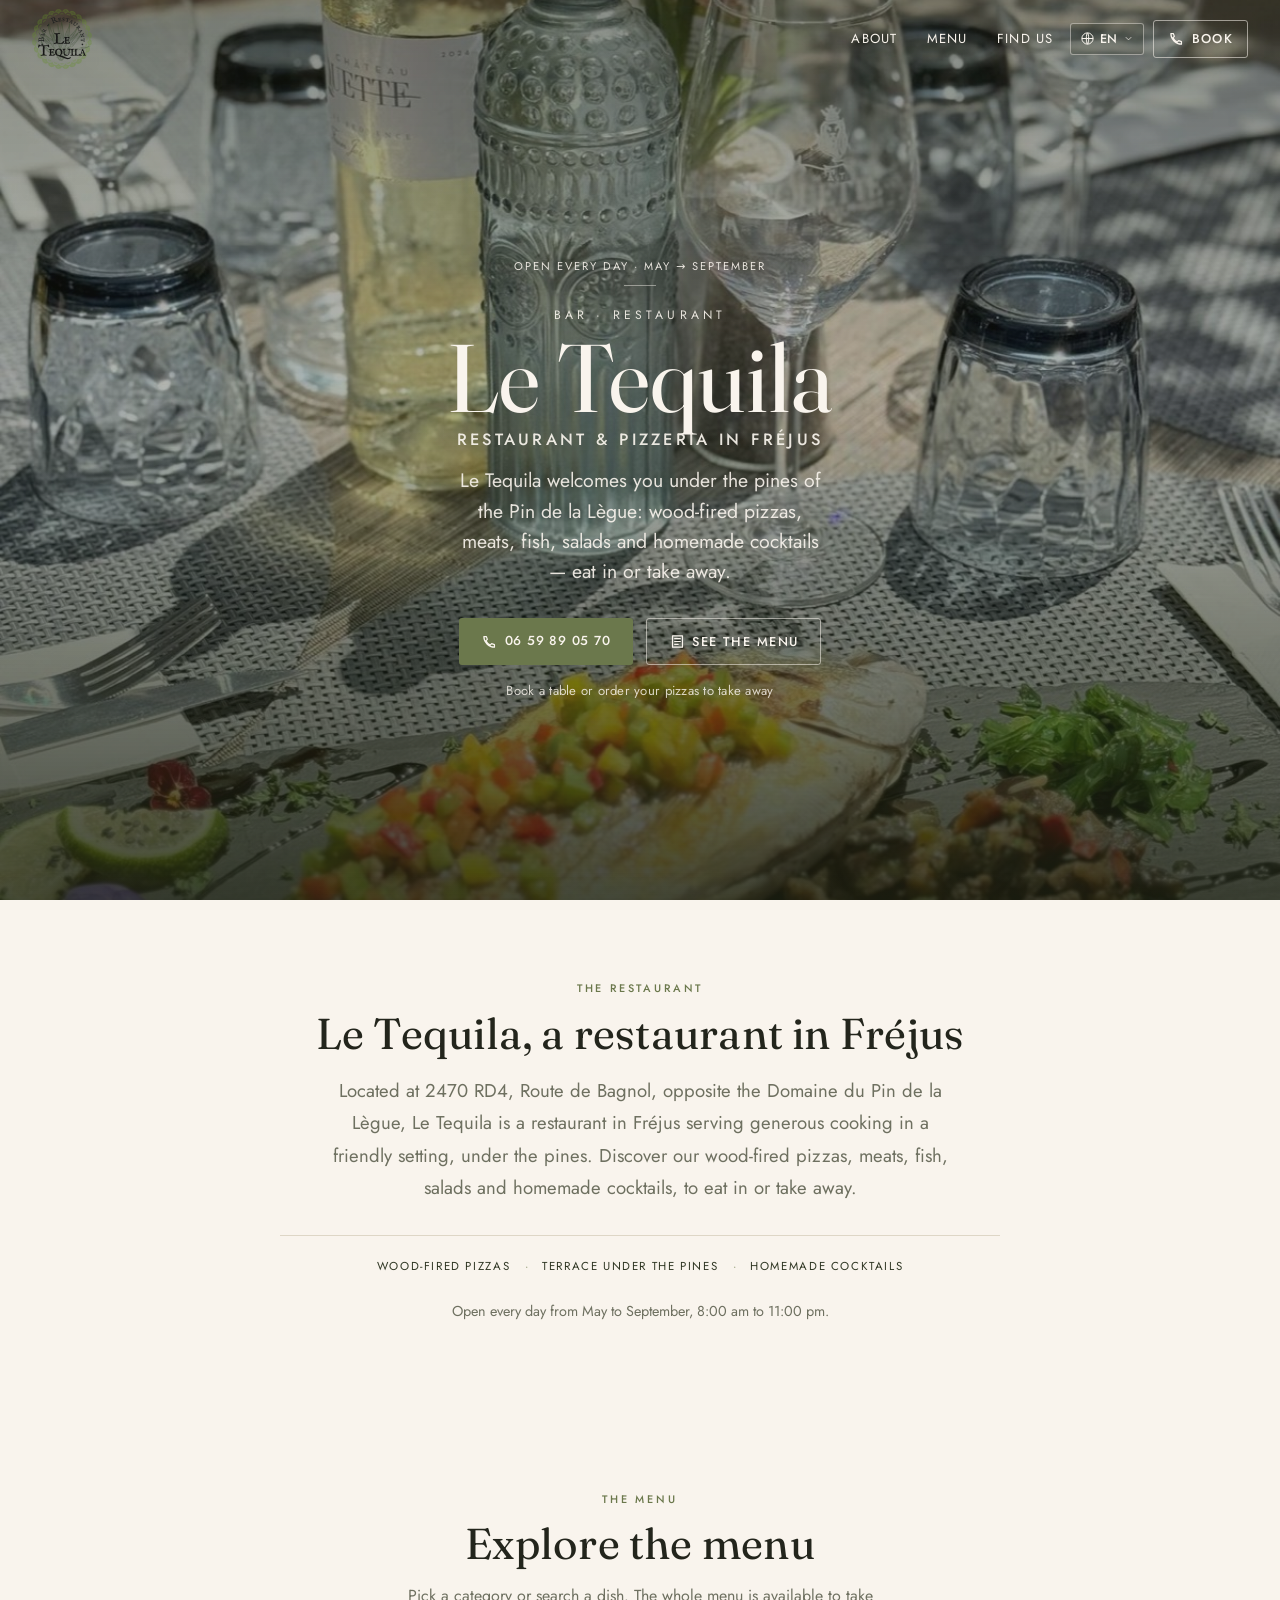
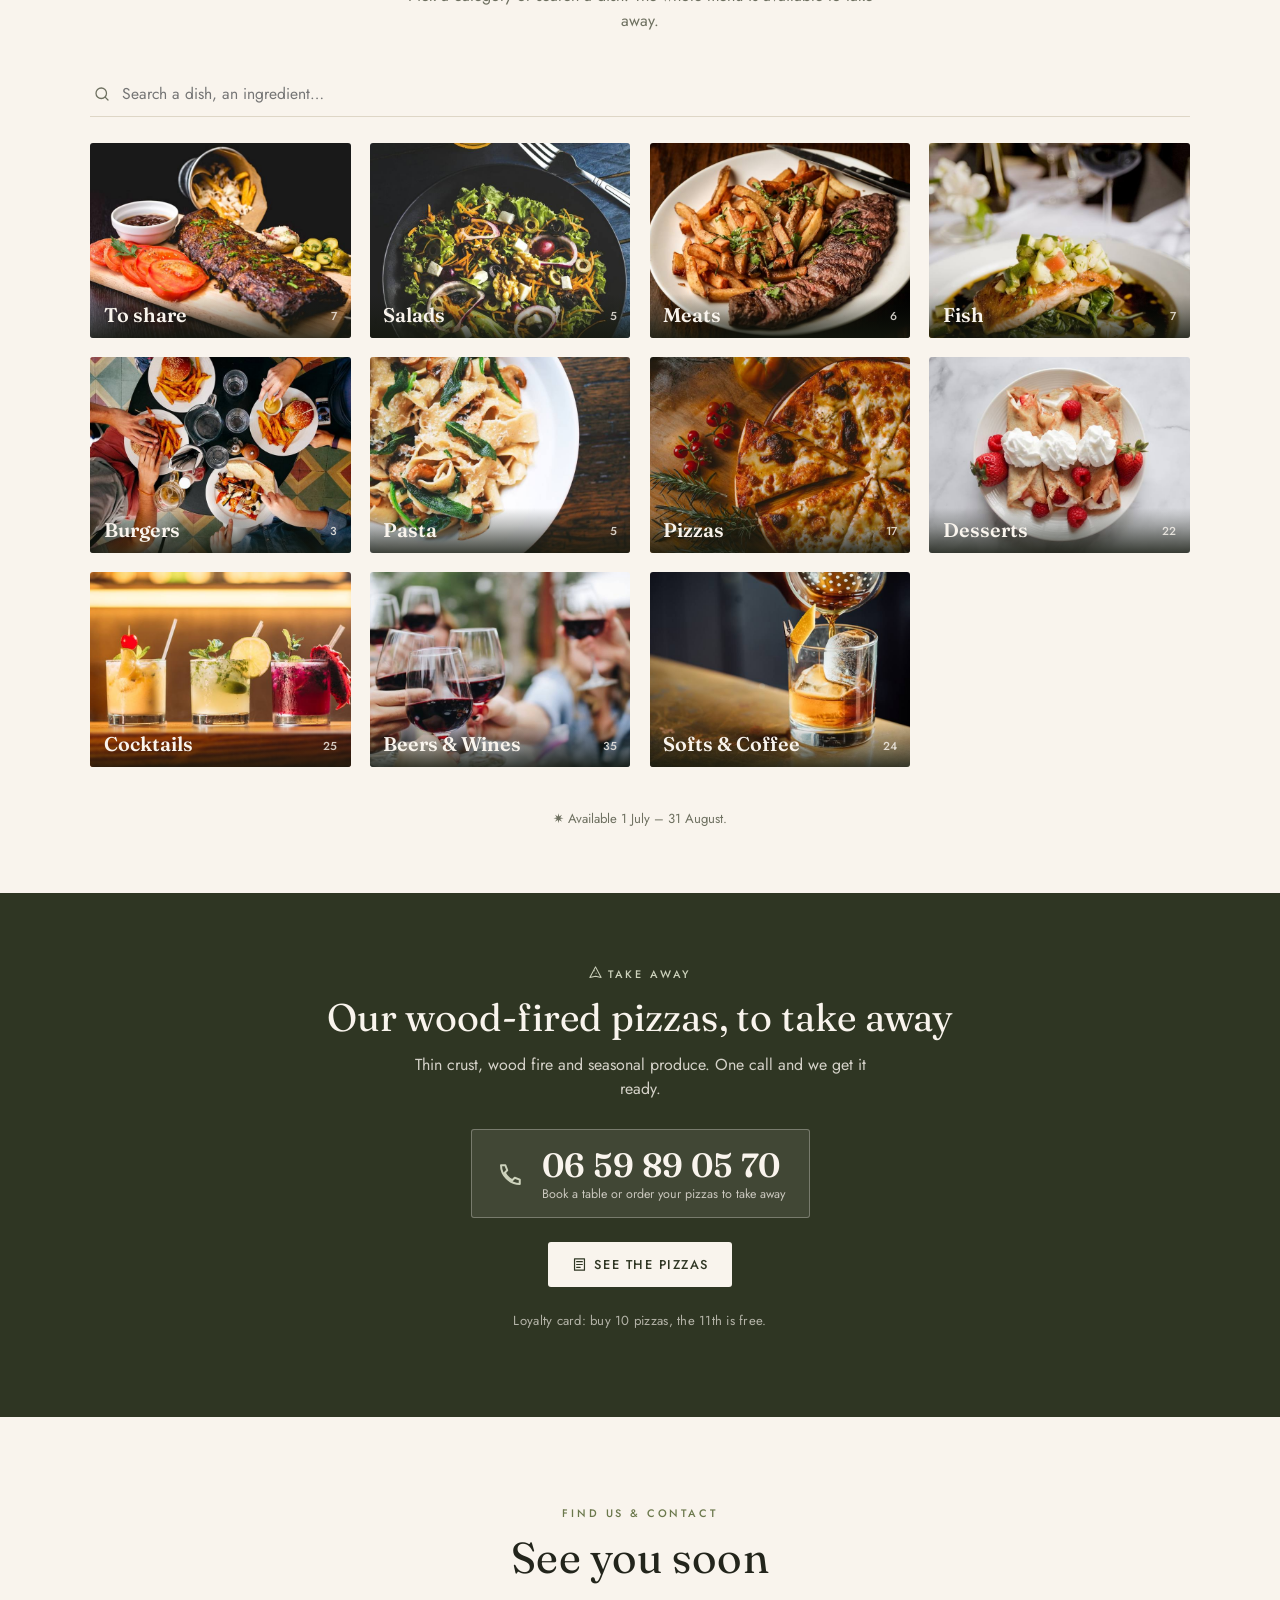
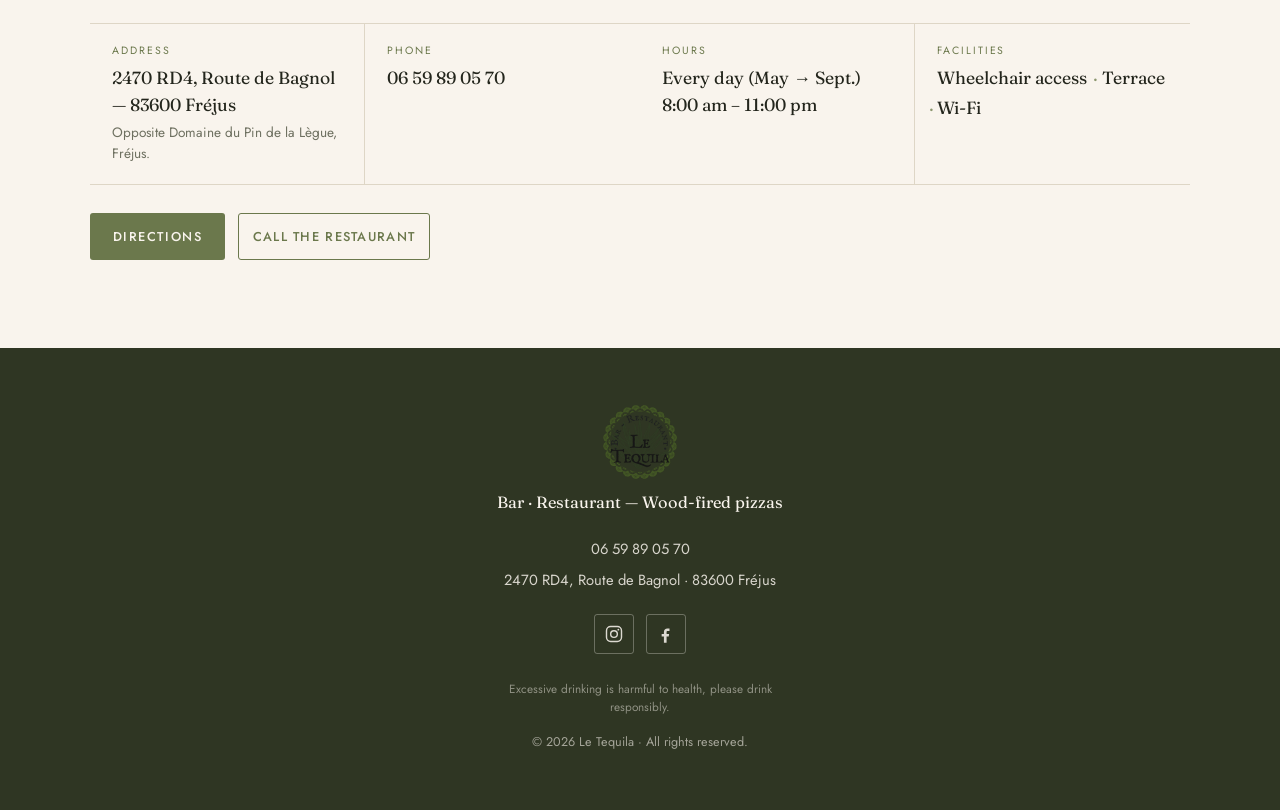
<file: index.html>
<!DOCTYPE html>
<html lang="fr">
<head>
  <meta charset="UTF-8" />
  <meta name="viewport" content="width=device-width, initial-scale=1.0" />
  <title>Restaurant &amp; Pizzeria à Fréjus — Le Tequila</title>
  <meta name="description" content="Le Tequila, bar et restaurant à Fréjus, vous accueille sous les pins du Pin de la Lègue. Pizzas au feu de bois, viandes, poissons, salades et cocktails maison. Sur place ou à emporter. Ouvert tous les jours de mai à septembre, de 8h à 23h — 06 59 89 05 70." />
  <meta name="keywords" content="restaurant Fréjus, pizzeria Fréjus, pizza au feu de bois Fréjus, bar Fréjus, restaurant terrasse Fréjus, pizza à emporter Fréjus, Le Tequila, cocktails Fréjus, Route de Bagnol" />
  <meta name="robots" content="index, follow" />
  <meta name="author" content="Le Tequila" />
  <meta name="theme-color" content="#2F3623" />
  <link rel="canonical" href="https://letequila.com/" />
  <link rel="manifest" href="site.webmanifest" />

  <!-- Référencement local -->
  <meta name="geo.region" content="FR-83" />
  <meta name="geo.placename" content="Fréjus" />
  <meta name="geo.position" content="43.4408;6.7361" />
  <meta name="ICBM" content="43.4408, 6.7361" />

  <meta property="og:type" content="restaurant" />
  <meta property="og:locale" content="fr_FR" />
  <meta property="og:locale:alternate" content="en_GB" />
  <meta property="og:locale:alternate" content="es_ES" />
  <meta property="og:locale:alternate" content="it_IT" />
  <meta property="og:locale:alternate" content="de_DE" />
  <meta property="og:site_name" content="Le Tequila" />
  <meta property="og:title" content="Le Tequila — Bar & Restaurant à Fréjus" />
  <meta property="og:description" content="Cuisine généreuse & pizzas au feu de bois, sous les pins de Fréjus. Ouvert tous les jours de mai à septembre." />
  <meta property="og:image" content="https://letequila.com/images/decor/restaurant-le-tequila-frejus.jpg" />
  <meta property="og:image:alt" content="Plat servi en terrasse au restaurant Le Tequila à Fréjus" />
  <meta property="og:url" content="https://letequila.com/" />
  <meta name="twitter:card" content="summary_large_image" />
  <meta name="twitter:title" content="Le Tequila — Bar & Restaurant à Fréjus" />
  <meta name="twitter:description" content="Pizzas au feu de bois, cocktails et terrasse à Fréjus. Ouvert tous les jours de mai à septembre." />
  <meta name="twitter:image" content="https://letequila.com/images/decor/restaurant-le-tequila-frejus.jpg" />

  <link rel="icon" href="images/logo-tequila-web.png?v=10" />
  <link rel="apple-touch-icon" href="images/logo-tequila-web.png?v=10" />
  <link rel="preconnect" href="https://fonts.googleapis.com" />
  <link rel="preconnect" href="https://fonts.gstatic.com" crossorigin />
  <link rel="preload" as="image" href="images/decor/restaurant-le-tequila-frejus.jpg" />
  <link href="https://fonts.googleapis.com/css2?family=Fraunces:ital,opsz,wght@0,9..144,400;0,9..144,500;0,9..144,600;1,9..144,400&family=IM+Fell+English+SC&family=Jost:wght@300;400;500;600&display=swap" rel="stylesheet" />
  <link rel="stylesheet" href="css/styles.css?v=12" />

  <script type="application/ld+json">
  {
    "@context": "https://schema.org",
    "@type": "Restaurant",
    "@id": "https://letequila.com/#restaurant",
    "name": "Le Tequila",
    "alternateName": "Le Tequila Fréjus",
    "description": "Bar-restaurant à Fréjus : cuisine généreuse et de saison, pizzas au feu de bois à emporter, viandes, poissons, salades, cocktails maison et terrasse. Ouvert tous les jours de mai à septembre.",
    "slogan": "Cuisine généreuse & pizzas au feu de bois, sous les pins de Fréjus.",
    "url": "https://letequila.com/",
    "sameAs": [
      "https://www.instagram.com/le_tequilapdl/",
      "https://www.facebook.com/profile.php?id=100093103874568"
    ],
    "logo": "https://letequila.com/images/logo-tequila-web.png",
    "image": [
      "https://letequila.com/images/decor/restaurant-le-tequila-frejus.jpg",
      "https://letequila.com/images/cat/pizzas.jpg",
      "https://letequila.com/images/cat/cocktails.jpg"
    ],
    "telephone": "+33659890570",
    "email": "",
    "servesCuisine": ["Française", "Méditerranéenne", "Pizza au feu de bois", "Cocktails", "Bar"],
    "priceRange": "€€",
    "currenciesAccepted": "EUR",
    "paymentAccepted": "Espèces, Carte bancaire",
    "acceptsReservations": "True",
    "menu": "https://letequila.com/#carte",
    "hasMap": "https://www.google.com/maps/search/?api=1&query=2470+RD4+Route+de+Bagnol+83600+Fréjus",
    "areaServed": ["Fréjus", "Saint-Raphaël", "Var", "Côte d'Azur"],
    "address": {
      "@type": "PostalAddress",
      "streetAddress": "2470 RD4, Route de Bagnol",
      "addressLocality": "Fréjus",
      "addressRegion": "Provence-Alpes-Côte d'Azur",
      "postalCode": "83600",
      "addressCountry": "FR"
    },
    "geo": { "@type": "GeoCoordinates", "latitude": 43.4408, "longitude": 6.7361 },
    "amenityFeature": [
      { "@type": "LocationFeatureSpecification", "name": "Terrasse", "value": true },
      { "@type": "LocationFeatureSpecification", "name": "Accès PMR", "value": true },
      { "@type": "LocationFeatureSpecification", "name": "Wi-Fi", "value": true },
      { "@type": "LocationFeatureSpecification", "name": "Pizzas à emporter", "value": true }
    ],
    "openingHoursSpecification": [{
      "@type": "OpeningHoursSpecification",
      "dayOfWeek": ["Monday","Tuesday","Wednesday","Thursday","Friday","Saturday","Sunday"],
      "opens": "08:00", "closes": "23:00",
      "validFrom": "2026-05-01", "validThrough": "2026-09-30"
    }],
    "hasMenu": {
      "@type": "Menu",
      "name": "Carte Le Tequila",
      "inLanguage": "fr",
      "hasMenuSection": [
        { "@type": "MenuSection", "name": "À partager" },
        { "@type": "MenuSection", "name": "Salades" },
        { "@type": "MenuSection", "name": "Viandes" },
        { "@type": "MenuSection", "name": "Poissons" },
        { "@type": "MenuSection", "name": "Burgers" },
        { "@type": "MenuSection", "name": "Pâtes" },
        { "@type": "MenuSection", "name": "Pizzas au feu de bois", "hasMenuItem": [
          { "@type": "MenuItem", "name": "Marguerite", "offers": { "@type": "Offer", "price": "12.00", "priceCurrency": "EUR" } },
          { "@type": "MenuItem", "name": "Reine", "offers": { "@type": "Offer", "price": "14.00", "priceCurrency": "EUR" } },
          { "@type": "MenuItem", "name": "Parme", "offers": { "@type": "Offer", "price": "16.50", "priceCurrency": "EUR" } },
          { "@type": "MenuItem", "name": "Burrata", "offers": { "@type": "Offer", "price": "18.50", "priceCurrency": "EUR" } }
        ]},
        { "@type": "MenuSection", "name": "Desserts & glaces" },
        { "@type": "MenuSection", "name": "Cocktails & mocktails" },
        { "@type": "MenuSection", "name": "Bières & vins" },
        { "@type": "MenuSection", "name": "Softs & cafés" }
      ]
    }
  }
  </script>
</head>
<body>

  <!-- ===================== HEADER ===================== -->
  <header class="site-header" id="top">
    <a href="#top" class="brand" aria-label="Le Tequila — accueil">
      <img src="images/logo-tequila-web.png?v=10" alt="Logo Le Tequila, bar-restaurant à Fréjus" class="brand__logo" width="60" height="60" />
      <span class="brand__word">Le&nbsp;Tequila</span>
    </a>
    <nav class="nav" aria-label="Navigation principale">
      <a href="#apropos" data-i18n="nav.about">Le restaurant</a>
      <a href="#carte" data-i18n="nav.menu">La carte</a>
      <a href="#acces" data-i18n="nav.contact">Accès</a>
    </nav>
    <div class="header__actions">
      <div class="lang" id="lang">
        <button class="lang__btn" id="langBtn" aria-haspopup="listbox" aria-expanded="false" aria-label="Choisir la langue">
          <svg viewBox="0 0 24 24" aria-hidden="true"><circle cx="12" cy="12" r="9"/><path d="M3 12h18M12 3c2.5 2.5 2.5 15 0 18M12 3c-2.5 2.5-2.5 15 0 18"/></svg>
          <span id="langCurrent">FR</span>
          <svg class="lang__caret" viewBox="0 0 24 24" aria-hidden="true"><path d="M6 9l6 6 6-6"/></svg>
        </button>
        <ul class="lang__menu" id="langMenu" role="listbox"></ul>
      </div>
      <a href="tel:+33659890570" class="btn btn--line header__book"><svg class="btn__ic" aria-hidden="true"><use href="#ic-phone"/></svg><span data-i18n="nav.book">Réserver</span></a>
    </div>
  </header>

  <main>
  <!-- ===================== HERO ===================== -->
  <section class="hero" aria-label="Le Tequila">
    <div class="hero__media"><img src="images/decor/restaurant-le-tequila-frejus.jpg" alt="Plat de poisson servi en terrasse au restaurant Le Tequila à Fréjus" fetchpriority="high" width="1199" height="1600" /></div>
    <div class="hero__veil"></div>
    <div class="hero__inner">
      <p class="hero__badge" id="statusBadge" data-i18n="hero.badge">Ouvert tous les jours · mai → septembre</p>
      <p class="hero__kicker" data-i18n="hero.kicker">Bar · Restaurant</p>
      <h1 class="hero__title"><span class="hero__brand">Le&nbsp;Tequila</span><span class="hero__h1sub" data-i18n="hero.h1sub">Restaurant &amp; pizzeria à Fréjus</span></h1>
      <p class="hero__tagline" data-i18n="hero.tagline">Le Tequila vous accueille sous les pins du Pin de la Lègue : pizzas au feu de bois, viandes, poissons, salades et cocktails maison — sur place ou à emporter.</p>
      <div class="hero__cta">
        <a href="tel:+33659890570" class="btn btn--solid btn--phone"><svg class="btn__ic" aria-hidden="true"><use href="#ic-phone"/></svg><span>06&nbsp;59&nbsp;89&nbsp;05&nbsp;70</span></a>
        <a href="#carte" class="btn btn--ghost"><svg class="btn__ic" aria-hidden="true"><use href="#ic-menu"/></svg><span data-i18n="hero.cta_menu">Voir la carte</span></a>
      </div>
      <p class="hero__hint" data-i18n="phone.sub">Réserver une table ou commander vos pizzas à emporter</p>
    </div>
  </section>

  <!-- ===================== PRÉSENTATION ===================== -->
  <section class="about" id="apropos" aria-label="Le restaurant">
    <div class="about__inner">
      <p class="kicker" data-i18n="about.kicker">Le restaurant</p>
      <h2 data-i18n="about.title">Une table conviviale, sous les pins</h2>
      <p class="about__text" data-i18n="about.text">Au Tequila, on partage une cuisine généreuse et de saison — pizzas au feu de bois, viandes, poissons, salades et cocktails maison — à déguster en terrasse, face au Domaine du Pin de la Lègue à Fréjus.</p>
      <ul class="about__feats">
        <li data-i18n="about.f1">Pizzas au feu de bois</li>
        <li data-i18n="about.f2">Terrasse sous les pins</li>
        <li data-i18n="about.f3">Cocktails maison</li>
      </ul>
      <p class="about__hours" data-i18n="about.hours">Ouvert tous les jours de mai à septembre, de 8h00 à 23h00.</p>
    </div>
  </section>

  <!-- ===================== LA CARTE (app) ===================== -->
  <section class="menu" id="carte" aria-label="La carte">
    <div class="section-head">
      <p class="kicker" data-i18n="menu.kicker">La carte</p>
      <h2 data-i18n="menu.title">Explorez la carte</h2>
      <p class="lead" data-i18n="menu.subtitle">Choisissez une catégorie ou recherchez un plat.</p>
    </div>

    <div class="menu__search">
      <svg viewBox="0 0 24 24" aria-hidden="true"><circle cx="11" cy="11" r="7"/><path d="M20 20l-3.5-3.5"/></svg>
      <input type="search" id="menuSearch" placeholder="Rechercher…" aria-label="Rechercher un plat" />
    </div>

    <div class="menu__grid" id="menuGrid"></div>

    <div class="menu__detail" id="menuDetail" hidden>
      <div class="detail__head">
        <button class="menu__back" id="menuBack" type="button">
          <svg viewBox="0 0 24 24" aria-hidden="true"><path d="M15 5l-7 7 7 7"/></svg>
          <span data-i18n="menu.back">Toutes les catégories</span>
        </button>
        <span class="detail__title" id="detailTitle"></span>
      </div>
      <div id="menuDetailBody"></div>
    </div>

    <div class="menu__results" id="menuResults" hidden></div>
    <p class="menu__empty" id="menuEmpty" hidden data-i18n="menu.empty">Aucun plat ne correspond.</p>
    <p class="menu__foot" data-i18n="menu.season">✷ Disponible du 1ᵉʳ juillet au 31 août.</p>
  </section>

  <!-- ===================== PIZZAS À EMPORTER ===================== -->
  <section class="take" aria-label="Pizzas à emporter">
    <div class="take__inner">
      <p class="kicker kicker--light"><svg class="kicker__ic" aria-hidden="true"><use href="#ic-pizza"/></svg><span data-i18n="take.kicker">À emporter</span></p>
      <h2 data-i18n="take.title">Nos pizzas au feu de bois, à emporter</h2>
      <p class="lead lead--light" data-i18n="take.text">Pâte fine, feu de bois et produits de saison. Un appel suffit, on prépare tout.</p>

      <a href="tel:+33659890570" class="take__phone" aria-label="Appeler le 06 59 89 05 70">
        <svg class="take__phone-ic" aria-hidden="true"><use href="#ic-phone"/></svg>
        <span class="take__phone-txt">
          <span class="take__phone-num">06 59 89 05 70</span>
          <span class="take__phone-sub" data-i18n="phone.sub">Réserver une table ou commander vos pizzas à emporter</span>
        </span>
      </a>

      <div class="take__btns">
        <button type="button" class="btn btn--cream" data-open-cat="pizzas"><svg class="btn__ic" aria-hidden="true"><use href="#ic-menu"/></svg><span data-i18n="take.see">Voir les pizzas</span></button>
      </div>

      <p class="take__loyalty" data-i18n="take.loyalty">Carte de fidélité : 10 pizzas achetées, la 11ᵉ offerte.</p>
    </div>
  </section>

  <!-- ===================== ACCÈS ===================== -->
  <section class="access" id="acces" aria-label="Accès et contact">
    <div class="section-head">
      <p class="kicker" data-i18n="contact.kicker">Accès &amp; contact</p>
      <h2 data-i18n="contact.title">On vous attend</h2>
    </div>
    <address class="access__rows">
      <div class="access__item">
        <span class="access__k" data-i18n="contact.addr">Adresse</span>
        <span class="access__v">2470 RD4, Route de Bagnol — 83600 Fréjus</span>
        <span class="access__s" data-i18n="contact.addr_hint">En face du Domaine du Pin de la Lègue, à Fréjus.</span>
      </div>
      <a class="access__item access__item--link" href="tel:+33659890570">
        <span class="access__k" data-i18n="contact.phone">Téléphone</span>
        <span class="access__v">06 59 89 05 70</span>
      </a>
      <div class="access__item">
        <span class="access__k" data-i18n="contact.hours">Horaires</span>
        <span class="access__v" data-i18n="contact.hours_val" style="white-space:pre-line">Tous les jours (mai → sept.)
Midi 12h – 14h30 · Soir 19h – 22h30</span>
      </div>
      <div class="access__item">
        <span class="access__k" data-i18n="contact.services">Services</span>
        <span class="access__v info__services">
          <span data-i18n="svc.pmr">Accès PMR</span>
          <span data-i18n="svc.terrace">Terrasse</span>
          <span data-i18n="svc.wifi">Wi-Fi</span>
        </span>
      </div>
    </address>
    <div class="access__cta">
      <a class="btn btn--solid" href="https://www.google.com/maps/dir/?api=1&destination=2470+RD4+Route+de+Bagnol+83600+Fréjus" target="_blank" rel="noopener" data-i18n="contact.directions">Itinéraire</a>
      <a class="btn btn--line btn--line-dark" href="tel:+33659890570" data-i18n="contact.call">Appeler le restaurant</a>
    </div>
  </section>
  </main>

  <!-- ===================== FOOTER ===================== -->
  <footer class="site-footer">
    <img src="images/logo-tequila-web.png?v=10" alt="Le Tequila" class="footer__logo" width="88" height="88" />
    <p class="footer__tag" data-i18n="footer.tagline">Bar · Restaurant — Pizzas au feu de bois</p>
    <div class="footer__cols">
      <a href="tel:+33659890570">06 59 89 05 70</a>
      <a href="https://www.google.com/maps/dir/?api=1&destination=2470+RD4+Route+de+Bagnol+83600+Fréjus" target="_blank" rel="noopener">2470 RD4, Route de Bagnol · 83600 Fréjus</a>
    </div>
    <div class="footer__social">
      <a href="https://www.instagram.com/le_tequilapdl/" target="_blank" rel="noopener" aria-label="Le Tequila sur Instagram">
        <svg viewBox="0 0 24 24" aria-hidden="true"><rect x="3" y="3" width="18" height="18" rx="5"/><circle cx="12" cy="12" r="4"/><circle cx="17.2" cy="6.8" r="1.1" fill="currentColor" stroke="none"/></svg>
      </a>
      <a href="https://www.facebook.com/profile.php?id=100093103874568" target="_blank" rel="noopener" aria-label="Le Tequila sur Facebook">
        <svg viewBox="0 0 24 24" aria-hidden="true"><path d="M14 8.5h2.2V5.4c-.4-.05-1.4-.15-2.5-.15-2.5 0-4.2 1.5-4.2 4.3v2.4H6.8V15h2.7v7.5h3.2V15h2.6l.4-3.05h-3V9.9c0-.9.25-1.4 1.3-1.4z" fill="currentColor" stroke="none"/></svg>
      </a>
    </div>
    <p class="footer__legal" data-i18n="footer.legal">L'abus d'alcool est dangereux pour la santé, à consommer avec modération.</p>
    <p class="footer__copy">© <span id="year">2025</span> Le Tequila · <span data-i18n="footer.rights">Tous droits réservés.</span></p>
  </footer>

  <!-- ===================== BARRE MOBILE ===================== -->
  <nav class="bottombar" aria-label="Actions rapides">
    <a href="tel:+33659890570" class="bottombar__item">
      <svg viewBox="0 0 24 24" aria-hidden="true"><path d="M4 5c0 8 7 15 15 15l0-3.5-4-1.5-2 2c-2.5-1.2-4.8-3.5-6-6l2-2-1.5-4L4 5z"/></svg>
      <span data-i18n="bar.call">Appeler</span>
    </a>
    <a href="#carte" class="bottombar__item bottombar__item--mid">
      <svg viewBox="0 0 24 24" aria-hidden="true"><path d="M5 4h14v16H5zM8 8h8M8 12h8M8 16h5"/></svg>
      <span data-i18n="bar.menu">La carte</span>
    </a>
    <a href="https://www.google.com/maps/dir/?api=1&destination=2470+RD4+Route+de+Bagnol+83600+Fréjus" target="_blank" rel="noopener" class="bottombar__item">
      <svg viewBox="0 0 24 24" aria-hidden="true"><path d="M12 21s7-6.3 7-11a7 7 0 10-14 0c0 4.7 7 11 7 11z"/><circle cx="12" cy="10" r="2.5"/></svg>
      <span data-i18n="bar.directions">Itinéraire</span>
    </a>
  </nav>

  <!-- ===================== SPRITE ICÔNES ===================== -->
  <svg width="0" height="0" style="position:absolute" aria-hidden="true">
    <symbol id="ic-phone" viewBox="0 0 24 24"><path d="M4 5c0 8 7 15 15 15l0-3.5-4-1.5-2 2c-2.5-1.2-4.8-3.5-6-6l2-2-1.5-4L4 5z"/></symbol>
    <symbol id="ic-pizza" viewBox="0 0 24 24"><path d="M12 3 3 20l9-2 9 2zM10 9h.01M13 13h.01"/></symbol>
    <symbol id="ic-menu" viewBox="0 0 24 24"><path d="M5 4h14v16H5zM8 8h8M8 12h8M8 16h5"/></symbol>
    <symbol id="ic-arrow" viewBox="0 0 24 24"><path d="M5 12h13M12 5l7 7-7 7"/></symbol>
    <symbol id="ic-clock" viewBox="0 0 24 24"><circle cx="12" cy="12" r="9"/><path d="M12 7v5l3 2"/></symbol>
    <symbol id="ic-pin" viewBox="0 0 24 24"><path d="M12 21s7-6.3 7-11a7 7 0 10-14 0c0 4.7 7 11 7 11z"/><circle cx="12" cy="10" r="2.5"/></symbol>
  </svg>

  <script src="js/data.js?v=12"></script>
  <script src="js/main.js?v=12"></script>
</body>
</html>
</file>
<file: css/styles.css>
/* =========================================================
   Le Tequila — styles (mobile-first, éditorial)
   Vert #6B784C · crème #F9F4ED · vert foncé #2F3623
   ========================================================= */

:root{
  --green:#6B784C; --green-deep:#4B5636; --green-dark:#2F3623; --sage:#8B966E;
  --sage-soft:#CDD2BC; --cream:#F9F4ED; --cream-2:#F1EADD; --ink:#23251C;
  --muted-1:#6E7060; --line:#DED6C6; --line-2:#3D452C;
  --r:3px;
  --ease:cubic-bezier(.22,.61,.36,1);
  --ff-display:"Fraunces",Georgia,serif;
  --ff-title:"IM Fell English SC","Fraunces",Georgia,serif;
  --ff-body:"Jost",system-ui,-apple-system,"Segoe UI",sans-serif;
  --header-h:78px; --wrap:1100px;
}
*{box-sizing:border-box;}
[hidden]{display:none !important;}
html{scroll-behavior:smooth;}
@media (prefers-reduced-motion:reduce){html{scroll-behavior:auto;}}
body{margin:0;font-family:var(--ff-body);color:var(--ink);background:var(--cream);
  line-height:1.55;-webkit-font-smoothing:antialiased;overflow-x:hidden;
  scroll-padding-top:calc(var(--header-h) + 6px);}
img{max-width:100%;display:block;}
a{color:inherit;text-decoration:none;}
h1,h2,h3,h4{font-family:var(--ff-display);font-weight:500;line-height:1.1;margin:0;letter-spacing:-.01em;}
/* Typo du logo (IM Fell English SC) pour les grands titres */
.hero__title,.section-head h2,.about__inner h2,.take__inner h2,.detail__title,.brand__word{
  font-family:var(--ff-title);font-weight:400;letter-spacing:.005em;}
input,button{font-family:inherit;}
address{font-style:normal;}

.kicker{text-transform:uppercase;letter-spacing:.26em;font-size:.68rem;font-weight:500;color:var(--green);margin:0 0 .8rem;}
.kicker--light{color:var(--sage-soft);}
.lead{color:var(--muted-1);font-size:1rem;max-width:48ch;}
.lead--light{color:rgba(249,244,237,.82);}
.star{color:var(--green);font-size:.82em;vertical-align:.1em;}
.section-head{text-align:center;max-width:640px;margin:0 auto clamp(1.6rem,4vw,2.6rem);padding:0 1rem;}
.section-head .lead{margin-inline:auto;}
.section-head h2{font-size:clamp(1.8rem,5.4vw,2.7rem);}

/* ---------- boutons ---------- */
.btn{display:inline-flex;align-items:center;justify-content:center;gap:.5em;
  padding:.95em 1.7em;border-radius:var(--r);cursor:pointer;border:1px solid transparent;
  font-size:.8rem;font-weight:500;text-transform:uppercase;letter-spacing:.12em;
  transition:background-color .3s,color .3s,border-color .3s,transform .3s var(--ease);}
.btn--solid{background:var(--green);color:var(--cream);}
.btn--solid:hover{background:var(--green-deep);}
.btn--ghost{border-color:rgba(249,244,237,.55);color:var(--cream);}
.btn--ghost:hover{background:rgba(249,244,237,.1);border-color:var(--cream);}
.btn--cream{background:var(--cream);color:var(--green-dark);}
.btn--cream:hover{background:#fff;}
.btn--line{border-color:var(--line);color:var(--green-dark);padding:.6em 1.1em;letter-spacing:.1em;}
.btn--line:hover{border-color:var(--green);color:var(--green);}
.btn--line-dark{border-color:var(--green);color:var(--green);}
.btn--line-dark:hover{background:var(--green);color:var(--cream);}
.btn__ic{width:17px;height:17px;fill:none;stroke:currentColor;stroke-width:1.7;stroke-linecap:round;stroke-linejoin:round;flex:0 0 auto;}
.kicker__ic{width:15px;height:15px;fill:none;stroke:currentColor;stroke-width:1.7;stroke-linecap:round;stroke-linejoin:round;vertical-align:-2px;margin-right:.45em;}

/* =========================================================
   HEADER
   ========================================================= */
.site-header{position:fixed;inset:0 0 auto 0;z-index:60;height:var(--header-h);
  display:flex;align-items:center;gap:1rem;padding:0 clamp(1rem,4vw,2rem);
  transition:background-color .4s var(--ease),box-shadow .4s;}
.site-header.is-scrolled{background:rgba(249,244,237,.92);backdrop-filter:blur(12px) saturate(1.05);box-shadow:0 1px 0 var(--line);}
.brand{display:flex;align-items:center;gap:.5rem;margin-right:auto;}
.brand__logo{width:60px;height:60px;object-fit:contain;transition:transform .5s var(--ease);}
.brand:hover .brand__logo{transform:rotate(-5deg);}
.brand__word{font-family:var(--ff-display);font-size:1.22rem;font-weight:600;color:var(--green-dark);
  opacity:0;transform:translateX(-6px);transition:opacity .4s,transform .4s;}
.site-header.is-scrolled .brand__word{opacity:1;transform:none;}
.nav{display:none;gap:1.8rem;}
.nav a{font-size:.82rem;text-transform:uppercase;letter-spacing:.1em;color:var(--green-dark);position:relative;padding:.2rem 0;transition:color .3s;}
.nav a::after{content:"";position:absolute;left:0;bottom:-1px;height:1px;width:0;background:var(--green);transition:width .35s var(--ease);}
.nav a:hover::after{width:100%;}
/* en haut (header transparent sur la photo) : nav claire et lisible */
.site-header:not(.is-scrolled) .nav a{color:var(--cream);text-shadow:0 1px 10px rgba(20,24,14,.55);}
.site-header:not(.is-scrolled) .nav a::after{background:var(--cream);}
.site-header:not(.is-scrolled) .header__book{border-color:rgba(249,244,237,.55);color:var(--cream);}
.site-header:not(.is-scrolled) .header__book:hover{background:rgba(249,244,237,.12);border-color:var(--cream);color:var(--cream);}
.header__actions{display:flex;align-items:center;gap:.6rem;}

/* langue */
.lang{position:relative;}
.lang__btn{display:inline-flex;align-items:center;gap:.4em;background:none;
  border:1px solid var(--line);border-radius:var(--r);padding:.45em .7em;cursor:pointer;
  font-size:.78rem;font-weight:500;letter-spacing:.06em;color:var(--green-dark);
  transition:border-color .3s,background-color .3s,color .3s;}
.lang__btn svg{width:15px;height:15px;fill:none;stroke:currentColor;stroke-width:1.6;}
.lang__caret{width:11px !important;transition:transform .3s;}
.lang.is-open .lang__caret{transform:rotate(180deg);}
.site-header:not(.is-scrolled) .lang__btn{border-color:rgba(249,244,237,.45);color:var(--cream);background:rgba(30,35,20,.18);}
.lang__btn:hover{border-color:var(--green);}
.lang__menu{position:absolute;top:calc(100% + .5rem);right:0;min-width:160px;margin:0;padding:.3rem;
  list-style:none;background:var(--cream);border:1px solid var(--line);border-radius:var(--r);
  box-shadow:0 14px 34px rgba(47,54,35,.16);opacity:0;visibility:hidden;transform:translateY(-6px);
  transition:opacity .22s,transform .22s,visibility .22s;z-index:80;}
.lang.is-open .lang__menu{opacity:1;visibility:visible;transform:none;}
.lang__opt{display:flex;align-items:center;gap:.6rem;padding:.55rem .6rem;border-radius:var(--r);
  font-size:.9rem;color:var(--ink);cursor:pointer;transition:background-color .2s;}
.lang__opt:hover{background:var(--cream-2);}
.lang__opt[aria-selected="true"]{color:var(--green);}
.lang__code{font-size:.66rem;font-weight:600;letter-spacing:.05em;color:var(--sage);
  border:1px solid var(--line);border-radius:var(--r);padding:.12em .35em;min-width:2.1em;text-align:center;}
.header__book{display:none;}

/* =========================================================
   HERO (fiabilisé : fallback vh + fond de secours)
   ========================================================= */
.hero{position:relative;min-height:100vh;min-height:100svh;background:var(--green-dark);
  display:flex;flex-direction:column;align-items:center;justify-content:center;
  text-align:center;color:var(--cream);padding:calc(var(--header-h) + 2rem) 1.3rem 3.5rem;overflow:hidden;}
.hero__media{position:absolute;inset:0;z-index:0;}
.hero__media img{width:100%;height:100%;object-fit:cover;animation:heroZoom 22s var(--ease) forwards;}
@keyframes heroZoom{from{transform:scale(1.07);}to{transform:scale(1);}}
.hero__veil{position:absolute;inset:0;z-index:1;
  background:linear-gradient(180deg,rgba(28,33,18,.5),rgba(28,33,18,.32) 42%,rgba(28,33,18,.82));}
.hero__inner{position:relative;z-index:2;max-width:720px;animation:riseIn .9s var(--ease) both;}
@keyframes riseIn{from{opacity:0;transform:translateY(20px);}to{opacity:1;transform:none;}}
.hero__badge{display:inline-block;text-transform:uppercase;letter-spacing:.18em;font-size:.7rem;
  color:rgba(249,244,237,.9);padding-bottom:.7rem;margin:0 0 1.2rem;position:relative;}
.hero__badge::after{content:"";position:absolute;left:50%;bottom:0;transform:translateX(-50%);width:32px;height:1px;background:rgba(249,244,237,.45);}
.hero__badge.is-open{color:#bfe0a5;}
.hero__kicker{text-transform:uppercase;letter-spacing:.34em;font-size:.76rem;margin:0 0 .5rem;opacity:.9;}
.hero__title{display:flex;flex-direction:column;align-items:center;gap:.55rem;margin:0;}
.hero__brand{font-family:var(--ff-title);font-size:clamp(3rem,14vw,6rem);font-weight:400;line-height:.94;letter-spacing:.005em;}
.hero__h1sub{font-family:var(--ff-body);font-size:clamp(.8rem,2.4vw,1.02rem);font-weight:500;text-transform:uppercase;letter-spacing:.2em;color:rgba(249,244,237,.92);}
.hero__tagline{font-size:clamp(1rem,3.4vw,1.22rem);max-width:31ch;margin:1rem auto 0;color:rgba(249,244,237,.9);}
.hero__cta{display:flex;flex-wrap:wrap;gap:.8rem;justify-content:center;margin-top:2rem;}
.btn--phone span{font-size:1.02em;letter-spacing:.06em;}
.hero__hint{margin:1rem 0 0;font-size:.82rem;letter-spacing:.02em;color:rgba(249,244,237,.82);}

/* =========================================================
   INFOS
   ========================================================= */
.info{padding:clamp(1.8rem,5vw,3rem) clamp(1rem,4vw,2rem);}
.info__rows{max-width:var(--wrap);margin:0 auto;display:grid;grid-template-columns:1fr;
  border-top:1px solid var(--line);border-bottom:1px solid var(--line);}
.info__item{padding:1.05rem .2rem;display:flex;flex-direction:column;gap:.2rem;border-bottom:1px solid var(--line);}
.info__item:last-child{border-bottom:0;}
.info__item--link:hover .info__v{color:var(--green);}
.info__k{font-size:.66rem;text-transform:uppercase;letter-spacing:.18em;color:var(--green);}
.info__v{font-family:var(--ff-display);font-size:1.1rem;color:var(--ink);transition:color .25s;}
.info__s{font-size:.82rem;color:var(--muted-1);}
.info__services{display:flex;flex-wrap:wrap;gap:.2rem .9rem;font-family:var(--ff-body);font-size:.92rem;color:var(--ink);}
.info__services span{position:relative;}
.info__services span+span::before{content:"·";position:absolute;left:-.55rem;color:var(--sage);}

/* =========================================================
   PRÉSENTATION
   ========================================================= */
.about{padding:clamp(2.8rem,8vw,5rem) clamp(1.3rem,5vw,2rem);}
.about__inner{max-width:720px;margin:0 auto;text-align:center;}
.about__inner h2{font-size:clamp(1.8rem,5.4vw,2.7rem);margin-bottom:1.1rem;}
.about__text{color:var(--muted-1);font-size:clamp(1.02rem,2.6vw,1.16rem);line-height:1.75;max-width:56ch;margin:0 auto;}
.about__feats{list-style:none;display:flex;flex-wrap:wrap;justify-content:center;gap:.6rem 2rem;
  margin:1.9rem 0 0;padding:1.4rem 0 0;border-top:1px solid var(--line);
  font-size:.72rem;text-transform:uppercase;letter-spacing:.14em;color:var(--green-dark);}
.about__feats li{position:relative;}
.about__feats li+li::before{content:"·";position:absolute;left:-1.05rem;color:var(--sage);}
.about__hours{margin:1.5rem auto 0;font-size:.9rem;color:var(--muted-1);max-width:52ch;}

/* =========================================================
   À EMPORTER
   ========================================================= */
.take{background:var(--green-dark);color:var(--cream);padding:clamp(2.6rem,8vw,4.5rem) clamp(1.3rem,6vw,2rem);}
.take__inner{max-width:640px;margin:0 auto;text-align:center;}
.take__inner h2{font-size:clamp(1.7rem,5vw,2.4rem);margin-bottom:.9rem;}
.take__inner .lead{margin:0 auto 1.7rem;}
.take .kicker__ic{color:var(--sage-soft);}
.take__phone{display:inline-flex;align-items:center;gap:1rem;margin-bottom:1.5rem;
  padding:.9rem 1.5rem;border-radius:var(--r);color:var(--cream);
  border:1px solid rgba(249,244,237,.3);background:rgba(249,244,237,.09);
  transition:background-color .3s,transform .3s var(--ease);}
.take__phone:hover{background:rgba(249,244,237,.16);transform:translateY(-2px);}
.take__phone-ic{width:30px;height:30px;fill:none;stroke:var(--sage-soft);stroke-width:1.6;stroke-linecap:round;stroke-linejoin:round;flex:0 0 auto;}
.take__phone-txt{display:flex;flex-direction:column;text-align:left;line-height:1.2;}
.take__phone-num{font-family:var(--ff-display);font-size:clamp(1.55rem,6vw,2.1rem);font-weight:600;letter-spacing:.01em;}
.take__phone-sub{font-size:.78rem;color:rgba(249,244,237,.74);margin-top:.15rem;}
.take__btns{display:flex;flex-wrap:wrap;gap:.8rem;justify-content:center;}
.take__loyalty{margin-top:1.5rem;font-size:.82rem;letter-spacing:.02em;color:rgba(249,244,237,.66);}

/* =========================================================
   LA CARTE (façon application)
   ========================================================= */
.menu{padding:clamp(2.8rem,8vw,5.5rem) clamp(1rem,4vw,2rem) clamp(2.4rem,6vw,4rem);}
.menu__search{display:flex;align-items:center;gap:.55rem;max-width:var(--wrap);margin:0 auto 1.6rem;
  border-bottom:1px solid var(--line);padding:.4rem .2rem .6rem;transition:border-color .3s;}
.menu__search:focus-within{border-color:var(--green);}
.menu__search svg{width:18px;height:18px;fill:none;stroke:var(--muted-1);stroke-width:1.7;stroke-linecap:round;flex:0 0 auto;}
.menu__search input{border:0;outline:0;background:none;width:100%;font-size:.98rem;color:var(--ink);}

/* grille des catégories */
.menu__grid{max-width:var(--wrap);margin:0 auto;display:grid;grid-template-columns:repeat(2,1fr);gap:.8rem;}
.cat{position:relative;padding:0;border:0;background:none;cursor:pointer;text-align:left;
  border-radius:var(--r);overflow:hidden;display:block;}
.cat__img{display:block;position:relative;aspect-ratio:4/3;overflow:hidden;background:var(--cream-2);}
.cat__img img{width:100%;height:100%;object-fit:cover;transition:transform .7s var(--ease);}
.cat:hover .cat__img img,.cat:focus-visible .cat__img img{transform:scale(1.06);}
.cat__meta{position:absolute;left:0;right:0;bottom:0;display:flex;align-items:flex-end;justify-content:space-between;gap:.5rem;
  padding:.7rem .85rem;color:var(--cream);
  background:linear-gradient(transparent,rgba(20,24,14,.28) 40%,rgba(20,24,14,.82));}
.cat__name{font-family:var(--ff-display);font-size:1.16rem;font-weight:600;line-height:1.1;}
.cat__count{font-size:.72rem;font-weight:500;color:rgba(249,244,237,.82);padding-bottom:.15rem;}

/* vue détail */
.menu__detail{max-width:760px;margin:0 auto;animation:fadeUp .4s var(--ease) both;}
@keyframes fadeUp{from{opacity:0;transform:translateY(10px);}to{opacity:1;transform:none;}}
.detail__head{position:sticky;top:var(--header-h);z-index:35;background:var(--cream);
  display:flex;flex-direction:column;align-items:flex-start;gap:.4rem;
  padding:.9rem 0 .8rem;margin-bottom:1.7rem;border-bottom:1px solid var(--line-2);}
.menu__back{display:inline-flex;align-items:center;gap:.45rem;background:none;border:0;cursor:pointer;
  font-family:var(--ff-body);font-size:.72rem;text-transform:uppercase;letter-spacing:.1em;color:var(--green);
  padding:.15rem 0;transition:gap .25s;}
.menu__back:hover{gap:.8rem;}
.menu__back svg{width:15px;height:15px;fill:none;stroke:currentColor;stroke-width:1.8;stroke-linecap:round;stroke-linejoin:round;}
.detail__title{font-family:var(--ff-title);font-size:clamp(1.7rem,5.4vw,2.3rem);font-weight:400;color:var(--green-dark);line-height:1;}
.mcat__intro{color:var(--muted-1);margin:0 0 1.7rem;font-size:.94rem;}
.group{margin-bottom:2rem;}
.group:last-child{margin-bottom:0;}
.group__title{font-size:.72rem;text-transform:uppercase;letter-spacing:.16em;color:var(--green);font-weight:600;
  margin:0 0 .8rem;padding-bottom:.5rem;border-bottom:1px solid var(--line);}
.group__note{color:var(--muted-1);font-size:.83rem;font-style:italic;margin:-.35rem 0 1rem;}
.group__note--end{margin-top:1.6rem;text-align:center;}

/* résultats de recherche */
.menu__results{max-width:720px;margin:0 auto;animation:fadeUp .3s var(--ease) both;}
.item__cat{display:block;font-family:var(--ff-body);font-size:.64rem;text-transform:uppercase;letter-spacing:.14em;color:var(--sage);margin-bottom:.15rem;}

.items{list-style:none;margin:0;padding:0;}
.item{padding:.85rem 0;border-bottom:1px solid var(--line);}
.item:last-child{border-bottom:0;}
.item__head{display:flex;align-items:baseline;gap:.5rem;}
.item__name{font-family:var(--ff-display);font-size:1.08rem;font-weight:500;color:var(--ink);}
.item__dots{flex:1;border-bottom:1px dotted var(--sage);transform:translateY(-3px);min-width:1.2rem;opacity:.55;}
.item__price{font-weight:500;color:var(--green);white-space:nowrap;font-size:.98rem;}
.item__desc{display:block;color:var(--muted-1);font-size:.88rem;margin-top:.2rem;max-width:62ch;}
.menu__empty{text-align:center;color:var(--muted-1);margin:2.4rem 0;font-style:italic;}
.menu__foot{text-align:center;color:var(--muted-1);font-size:.82rem;margin:2.6rem auto 0;max-width:52ch;}

/* =========================================================
   ACCÈS
   ========================================================= */
.access{padding:clamp(2.8rem,8vw,5.5rem) clamp(1rem,4vw,2rem);}
.access__rows{max-width:var(--wrap);margin:0 auto;display:grid;grid-template-columns:1fr;
  border-top:1px solid var(--line);border-bottom:1px solid var(--line);}
.access__item{padding:1.1rem .2rem;display:flex;flex-direction:column;gap:.25rem;border-bottom:1px solid var(--line);}
.access__item:last-child{border-bottom:0;}
.access__item--link:hover .access__v{color:var(--green);}
.access__k{font-size:.66rem;text-transform:uppercase;letter-spacing:.18em;color:var(--green);}
.access__v{font-family:var(--ff-display);font-size:1.1rem;color:var(--ink);transition:color .25s;}
.access__s{font-size:.85rem;color:var(--muted-1);}
.access__cta{max-width:var(--wrap);margin:1.8rem auto 0;display:flex;flex-wrap:wrap;gap:.8rem;}

/* =========================================================
   FOOTER
   ========================================================= */
.site-footer{background:var(--green-dark);color:rgba(249,244,237,.84);text-align:center;
  padding:clamp(2.6rem,7vw,3.6rem) 1.4rem calc(2.6rem + 64px);}
.footer__logo{width:74px;height:74px;object-fit:contain;margin:0 auto;}
.footer__tag{font-family:var(--ff-display);font-size:1.02rem;margin:.7rem 0 0;color:var(--cream);}
.footer__cols{display:flex;flex-direction:column;gap:.5rem;margin:1.4rem 0;}
.footer__cols a{color:rgba(249,244,237,.84);font-size:.92rem;transition:color .3s;}
.footer__cols a:hover{color:var(--sage-soft);}
.footer__social{display:flex;justify-content:center;gap:.8rem;margin:0 0 1.6rem;}
.footer__social a{width:40px;height:40px;display:flex;align-items:center;justify-content:center;
  border:1px solid rgba(249,244,237,.3);border-radius:var(--r);color:rgba(249,244,237,.86);
  transition:background-color .3s,border-color .3s,color .3s,transform .3s var(--ease);}
.footer__social a:hover{background:rgba(249,244,237,.1);border-color:var(--cream);color:var(--cream);transform:translateY(-2px);}
.footer__social svg{width:20px;height:20px;fill:none;stroke:currentColor;stroke-width:1.7;}
.footer__legal{font-size:.74rem;color:rgba(249,244,237,.48);max-width:46ch;margin:0 auto 1rem;}
.footer__copy{font-size:.79rem;color:rgba(249,244,237,.58);margin:0;}

/* =========================================================
   BARRE MOBILE
   ========================================================= */
.bottombar{position:fixed;bottom:0;left:0;right:0;z-index:55;display:grid;grid-template-columns:repeat(3,1fr);
  background:rgba(249,244,237,.95);backdrop-filter:blur(12px);border-top:1px solid var(--line);
  padding-bottom:env(safe-area-inset-bottom);}
.bottombar__item{display:flex;flex-direction:column;align-items:center;gap:.2rem;
  padding:.55rem 0 .5rem;font-size:.64rem;text-transform:uppercase;letter-spacing:.05em;color:var(--green-dark);}
.bottombar__item svg{width:21px;height:21px;fill:none;stroke:currentColor;stroke-width:1.7;stroke-linecap:round;stroke-linejoin:round;}
.bottombar__item:active{background:var(--cream-2);}
.bottombar__item--mid{color:var(--green);}

/* =========================================================
   RESPONSIVE — version ordinateur
   ========================================================= */
@media (min-width:640px){
  .menu__grid{grid-template-columns:repeat(3,1fr);gap:1rem;}
  .info__rows{grid-template-columns:1fr 1fr;}
  .info__item{padding:1.15rem 1.4rem;border-right:1px solid var(--line);}
  .info__item:nth-child(2n){border-right:0;}
  .access__rows{grid-template-columns:1fr 1fr;}
  .access__item{padding:1.2rem 1.4rem;border-right:1px solid var(--line);}
  .access__item:nth-child(2n){border-right:0;}
}
@media (min-width:900px){
  .nav{display:flex;}
  .header__book{display:inline-flex;}
  .bottombar{display:none;}
  .site-footer{padding-bottom:clamp(2.6rem,7vw,3.6rem);}
  .menu__grid{grid-template-columns:repeat(4,1fr);}
  .cat__name{font-size:1.24rem;}
  .info__rows{grid-template-columns:repeat(4,1fr);}
  .info__item{border-right:1px solid var(--line);border-bottom:0;}
  .info__item:last-child{border-right:0;}
  .access__rows{grid-template-columns:repeat(4,1fr);}
  .access__item{border-right:1px solid var(--line);border-bottom:0;}
  .access__item:last-child{border-right:0;}
  /* détail sur 2 colonnes pour les grosses catégories */
  .menu__detail,.menu__results{max-width:960px;}
  .menu__detail #menuDetailBody,.menu__results .items{columns:2;column-gap:3rem;}
  .menu__detail .mcat__intro,.menu__detail .group__note--end{column-span:all;}
  .item{break-inside:avoid;}
  .group__title{break-after:avoid;}
  .group{margin-bottom:1.4rem;}
}
@media (min-width:1200px){
  .menu__grid{gap:1.2rem;}
}
</file>
